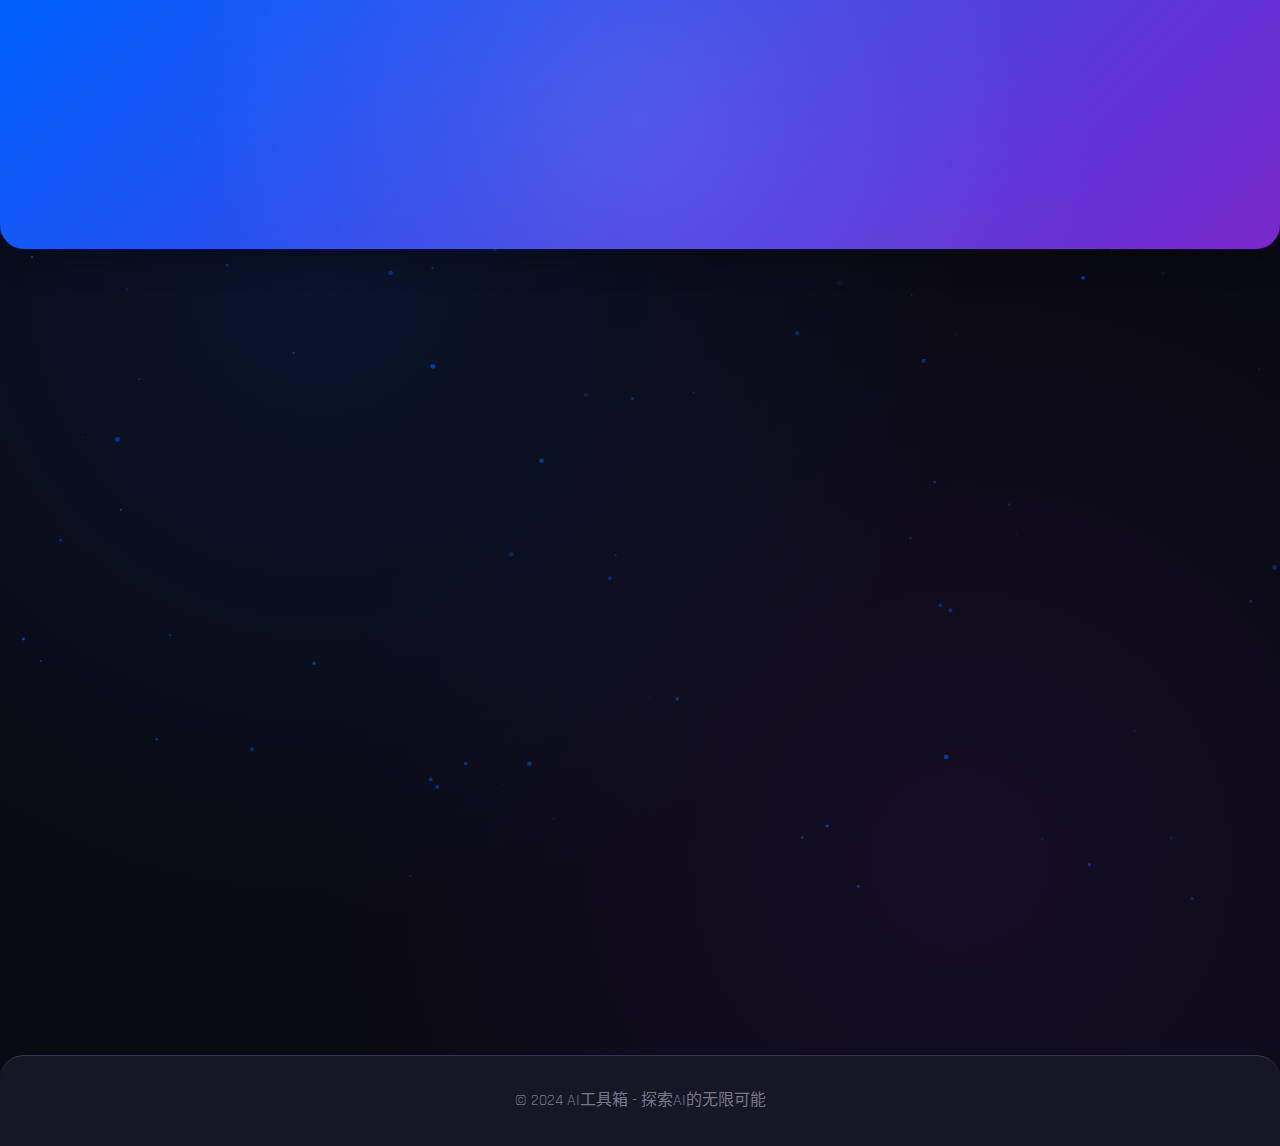
<file: index.html>
<!DOCTYPE html>
<html lang="zh-CN">
<head>
    <meta charset="UTF-8">
    <meta name="viewport" content="width=device-width, initial-scale=1.0">
    <title>ToolBox</title>
    <link rel="preconnect" href="https://fonts.googleapis.com">
    <link rel="preconnect" href="https://fonts.gstatic.com" crossorigin>
    <link href="https://fonts.googleapis.com/css2?family=Orbitron:wght@400;500;600;700;800;900&family=Rajdhani:wght@300;400;500;600;700&display=swap" rel="stylesheet">
    <link rel="stylesheet" href="style.css">
</head>
<body>
    <header>
        <h1>ToolBox</h1>
        <p>探索强大的AI工具，释放创造力</p>
        <div class="search-container">
            <input type="text" id="searchInput" placeholder="搜索工具...">
            <button onclick="searchTools()">搜索</button>
        </div>
    </header>
    
    <main>
        <div class="container">
            <div class="tools-grid" id="toolsGrid">
                <!-- 工具卡片将通过JavaScript动态生成 -->
            </div>
        </div>
    </main>
    
    <footer>
        <div class="container">
            <p>&copy; 2024 AI工具箱 - 探索AI的无限可能</p>
        </div>
    </footer>
    
    <script src="script.js"></script>
    <!-- 粒子效果脚本 -->
    <script>
        // 简单的粒子效果
        document.addEventListener('DOMContentLoaded', function() {
            const canvas = document.createElement('canvas');
            const ctx = canvas.getContext('2d');
            canvas.className = 'particle-canvas';
            document.body.appendChild(canvas);
            
            // 设置canvas大小
            function resizeCanvas() {
                canvas.width = window.innerWidth;
                canvas.height = window.innerHeight;
            }
            
            resizeCanvas();
            window.addEventListener('resize', resizeCanvas);
            
            // 粒子数组
            const particles = [];
            const particleCount = 100;
            
            // 创建粒子
            for (let i = 0; i < particleCount; i++) {
                particles.push({
                    x: Math.random() * canvas.width,
                    y: Math.random() * canvas.height,
                    size: Math.random() * 2 + 0.5,
                    speedX: Math.random() * 0.5 - 0.25,
                    speedY: Math.random() * 0.5 - 0.25,
                    opacity: Math.random() * 0.5 + 0.1
                });
            }
            
            // 动画循环
            function animate() {
                ctx.clearRect(0, 0, canvas.width, canvas.height);
                
                particles.forEach(particle => {
                    ctx.fillStyle = `rgba(0, 98, 255, ${particle.opacity})`;
                    ctx.beginPath();
                    ctx.arc(particle.x, particle.y, particle.size, 0, Math.PI * 2);
                    ctx.fill();
                    
                    // 更新粒子位置
                    particle.x += particle.speedX;
                    particle.y += particle.speedY;
                    
                    // 边界检查
                    if (particle.x < 0 || particle.x > canvas.width) {
                        particle.speedX *= -1;
                    }
                    if (particle.y < 0 || particle.y > canvas.height) {
                        particle.speedY *= -1;
                    }
                });
                
                requestAnimationFrame(animate);
            }
            
            animate();
        });
    </script>
</body>
</html>
</file>
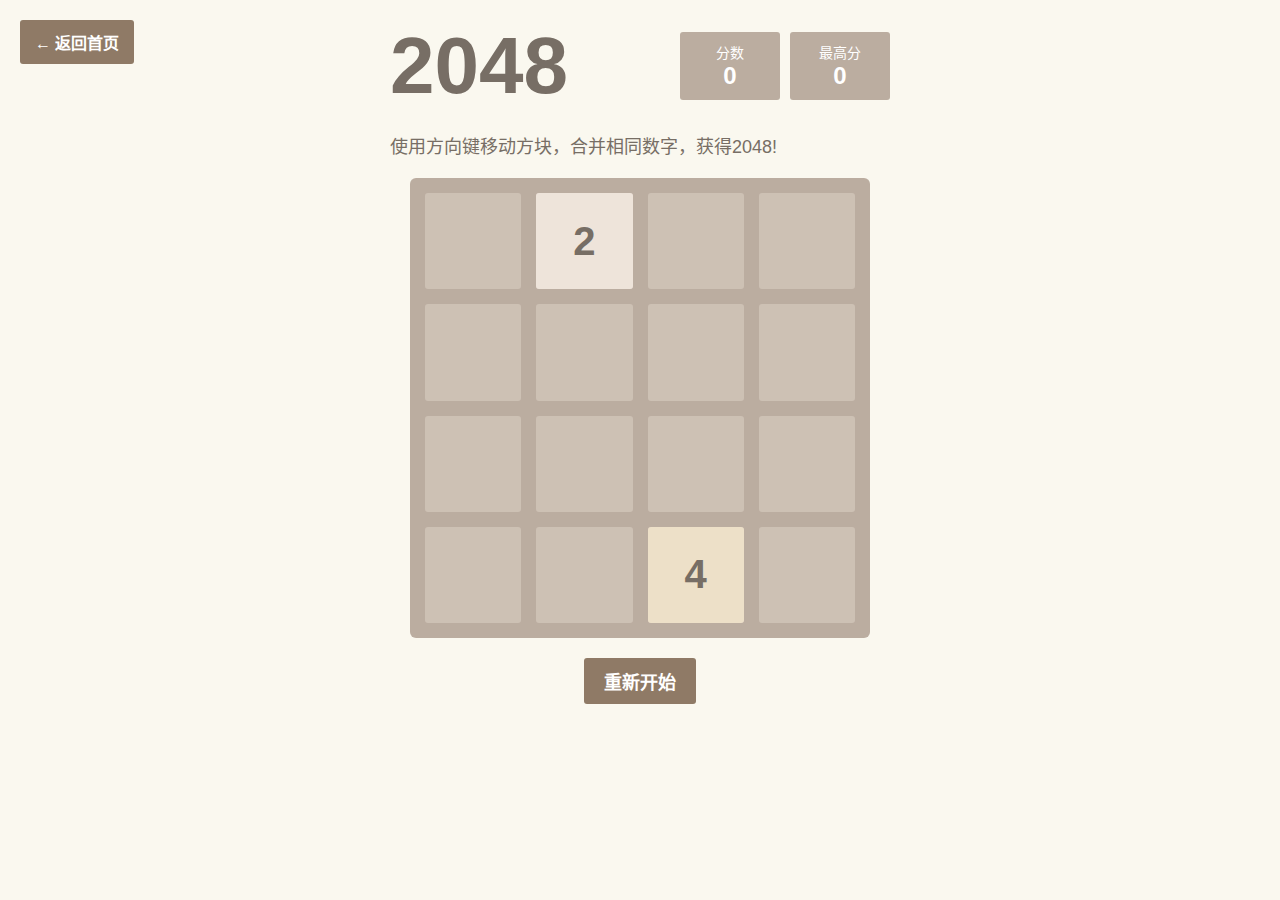
<file: tools/2048/index.html>
<!DOCTYPE html>
<html lang="zh-CN">
<head>
    <meta charset="UTF-8">
    <meta name="viewport" content="width=device-width, initial-scale=1.0">
    <title>2048游戏</title>
    <link rel="stylesheet" href="style.css">
</head>
<body>
    <a href="../../index.html" class="back-link">← 返回首页</a>
    <div class="container">
        <header>
            <h1>2048</h1>
            <div class="scores-container">
                <div class="score-box">
                    <div class="score-label">分数</div>
                    <div class="score-value" id="score">0</div>
                </div>
                <div class="score-box best-score">
                    <div class="score-label">最高分</div>
                    <div class="score-value" id="best-score">0</div>
                </div>
            </div>
        </header>
        <div class="game-intro">
            <p>使用方向键移动方块，合并相同数字，获得2048!</p>
        </div>
        <div class="game-container">
            <div class="game-message" id="game-message">
                <p></p>
                <button class="retry-button">再来一局</button>
            </div>
            <div class="grid-container">
                <div class="grid-row">
                    <div class="grid-cell"></div>
                    <div class="grid-cell"></div>
                    <div class="grid-cell"></div>
                    <div class="grid-cell"></div>
                </div>
                <div class="grid-row">
                    <div class="grid-cell"></div>
                    <div class="grid-cell"></div>
                    <div class="grid-cell"></div>
                    <div class="grid-cell"></div>
                </div>
                <div class="grid-row">
                    <div class="grid-cell"></div>
                    <div class="grid-cell"></div>
                    <div class="grid-cell"></div>
                    <div class="grid-cell"></div>
                </div>
                <div class="grid-row">
                    <div class="grid-cell"></div>
                    <div class="grid-cell"></div>
                    <div class="grid-cell"></div>
                    <div class="grid-cell"></div>
                </div>
            </div>
            <div class="tile-container" id="tile-container"></div>
        </div>
        <div class="game-controls">
            <button class="restart-button" id="restart-button">重新开始</button>
        </div>
    </div>
    <script src="script.js"></script>
</body>
</html>
</file>
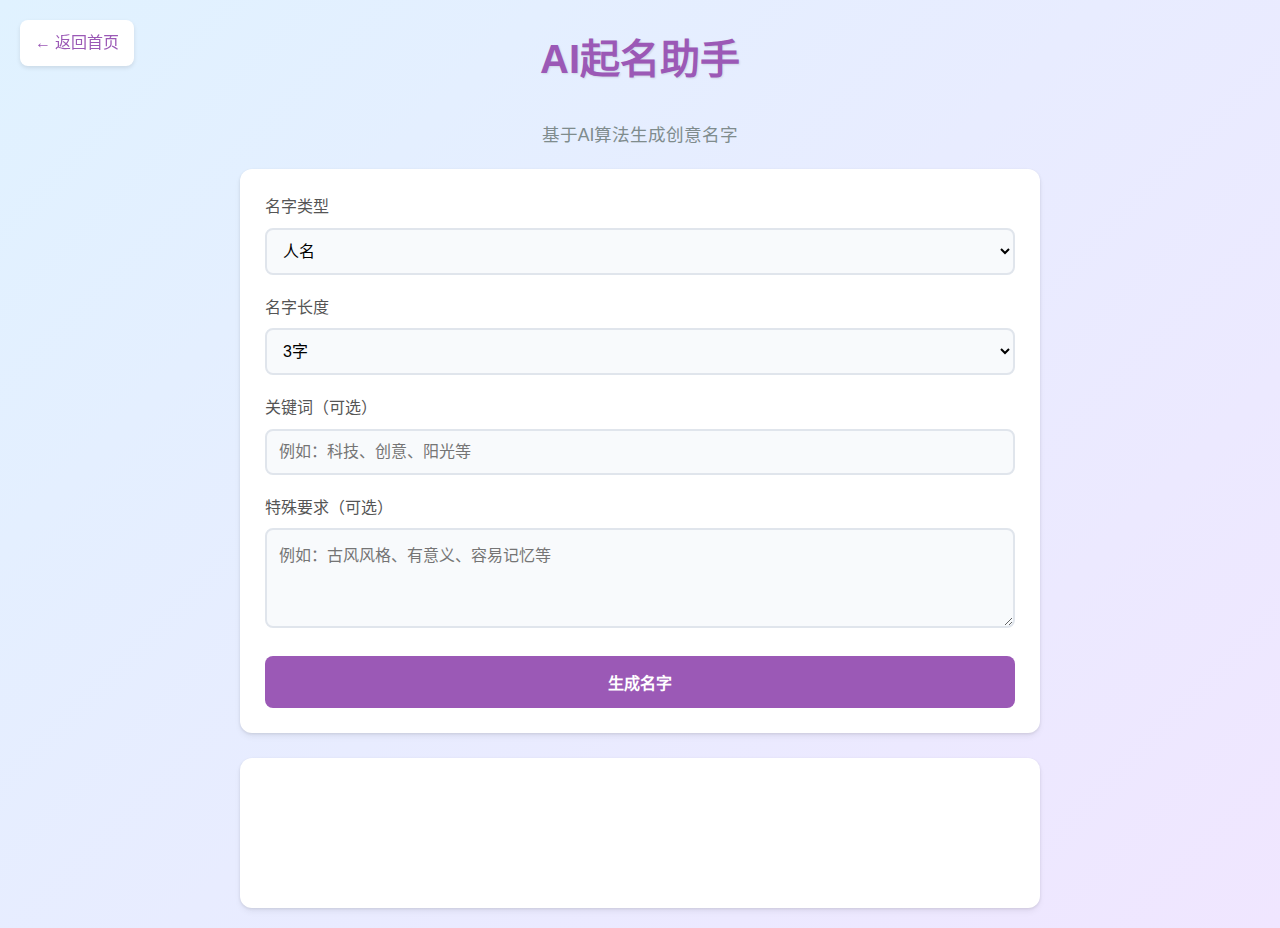
<file: tools/ai-namer/index.html>
<!DOCTYPE html>
<html lang="zh-CN">
<head>
    <meta charset="UTF-8">
    <meta name="viewport" content="width=device-width, initial-scale=1.0">
    <title>AI起名助手</title>
    <style>
        body {
            max-width: 800px;
            margin: 20px auto;
            padding: 0 20px;
            font-family: -apple-system, BlinkMacSystemFont, 'Segoe UI', Roboto, Oxygen, Ubuntu, Cantarell, sans-serif;
            background-color: #f5f7fa;
            background-image: linear-gradient(135deg, #e0f2ff 0%, #f0e6ff 100%);
            color: #2c3e50;
            line-height: 1.6;
        }
        h1 {
            text-align: center;
            color: #9b59b6;
            margin-bottom: 30px;
            font-weight: 600;
            font-size: 2.5em;
            text-shadow: 1px 1px 2px rgba(0,0,0,0.1);
        }
        .input-container {
            background-color: white;
            padding: 25px;
            border-radius: 12px;
            box-shadow: 0 4px 6px rgba(0,0,0,0.05), 0 1px 3px rgba(0,0,0,0.1);
            margin-bottom: 25px;
            transition: transform 0.2s ease, box-shadow 0.2s ease;
        }
        .input-container:hover {
            transform: translateY(-2px);
            box-shadow: 0 6px 12px rgba(0,0,0,0.08), 0 2px 4px rgba(0,0,0,0.12);
        }
        .form-group {
            margin-bottom: 20px;
        }
        label {
            display: block;
            margin-bottom: 8px;
            font-weight: 500;
            color: #555;
        }
        select, input[type="text"], textarea {
            width: 100%;
            padding: 12px;
            border: 2px solid #e0e5ec;
            border-radius: 8px;
            font-size: 16px;
            transition: border-color 0.3s ease, box-shadow 0.3s ease;
            background-color: #f8fafc;
            box-sizing: border-box;
        }
        select:focus, input[type="text"]:focus, textarea:focus {
            outline: none;
            border-color: #9b59b6;
            box-shadow: 0 0 0 3px rgba(155, 89, 182, 0.2);
        }
        textarea {
            resize: vertical;
            min-height: 100px;
        }
        button {
            width: 100%;
            padding: 14px;
            background-color: #9b59b6;
            color: white;
            border: none;
            border-radius: 8px;
            cursor: pointer;
            font-size: 16px;
            font-weight: 600;
            transition: all 0.3s ease;
            position: relative;
            overflow: hidden;
        }
        button:hover {
            background-color: #8e44ad;
            transform: translateY(-1px);
            box-shadow: 0 4px 8px rgba(0,0,0,0.1);
        }
        button:active {
            transform: translateY(0);
        }
        button:disabled {
            background-color: #bdc3c7;
            cursor: not-allowed;
            transform: none;
            box-shadow: none;
        }
        #result {
            background-color: white;
            padding: 25px;
            border-radius: 12px;
            box-shadow: 0 4px 6px rgba(0,0,0,0.05), 0 1px 3px rgba(0,0,0,0.1);
            min-height: 100px;
            transition: all 0.3s ease;
        }
        .loading {
            text-align: center;
            color: #7f8c8d;
            font-size: 1.1em;
            padding: 20px;
            animation: pulse 1.5s infinite;
        }
        @keyframes pulse {
            0% { opacity: 0.6; }
            50% { opacity: 1; }
            100% { opacity: 0.6; }
        }
        .error {
            color: #e74c3c;
            padding: 15px;
            border-radius: 8px;
            background-color: #fdf0ed;
            border-left: 4px solid #e74c3c;
            margin: 10px 0;
        }
        .name-list {
            margin-top: 20px;
        }
        .name-item {
            background-color: #f8f9fa;
            padding: 12px 16px;
            border-radius: 8px;
            margin-bottom: 10px;
            border: 1px solid #e9ecef;
            transition: all 0.2s ease;
            display: flex;
            justify-content: space-between;
            align-items: center;
        }
        .name-item:hover {
            background-color: #f0f4f8;
            border-color: #9b59b6;
        }
        .copy-btn {
            background-color: transparent;
            border: 1px solid #9b59b6;
            color: #9b59b6;
            padding: 4px 10px;
            border-radius: 4px;
            cursor: pointer;
            font-size: 12px;
            transition: all 0.2s ease;
        }
        .copy-btn:hover {
            background-color: #9b59b6;
            color: white;
        }
        .back-link {
            position: fixed;
            top: 20px;
            left: 20px;
            background-color: white;
            padding: 10px 15px;
            border-radius: 8px;
            box-shadow: 0 2px 4px rgba(0,0,0,0.1);
            text-decoration: none;
            color: #9b59b6;
            font-weight: 500;
            transition: all 0.3s ease;
        }
        .back-link:hover {
            background-color: #f7fbfe;
            transform: translateY(-2px);
        }
    </style>
</head>
<body>
    <a href="../../index.html" class="back-link">← 返回首页</a>
    <h1>AI起名助手</h1>
    <p style="text-align: center; color: #7f8c8d; margin-bottom: 20px; font-size: 1.1em;">基于AI算法生成创意名字</p>
    
    <div class="input-container">
        <div class="form-group">
            <label for="nameType">名字类型</label>
            <select id="nameType">
                <option value="person">人名</option>
                <option value="company">公司名</option>
                <option value="product">产品名</option>
                <option value="pet">宠物名</option>
                <option value="other">其他</option>
            </select>
        </div>
        
        <div class="form-group">
            <label for="nameLength">名字长度</label>
            <select id="nameLength">
                <option value="2">2字</option>
                <option value="3" selected>3字</option>
                <option value="4">4字</option>
                <option value="5+">5字以上</option>
            </select>
        </div>
        
        <div class="form-group">
            <label for="keywords">关键词（可选）</label>
            <input type="text" id="keywords" placeholder="例如：科技、创意、阳光等">
        </div>
        
        <div class="form-group">
            <label for="requirements">特殊要求（可选）</label>
            <textarea id="requirements" placeholder="例如：古风风格、有意义、容易记忆等"></textarea>
        </div>
        
        <button onclick="generateNames()" id="generateBtn">生成名字</button>
    </div>
    
    <div id="result"></div>

    <script>
        async function generateNames() {
            const nameType = document.getElementById('nameType').value;
            const nameLength = document.getElementById('nameLength').value;
            const keywords = document.getElementById('keywords').value;
            const requirements = document.getElementById('requirements').value;
            const resultDiv = document.getElementById('result');
            const generateBtn = document.getElementById('generateBtn');
            
            generateBtn.disabled = true;
            resultDiv.innerHTML = '<div class="loading">正在生成名字，请稍候...</div>';
            
            try {
                // 构建请求内容
                let prompt = `请为我生成${nameLength}字的${getTypeName(nameType)}`;
                if (keywords) {
                    prompt += `，包含关键词：${keywords}`;
                }
                if (requirements) {
                    prompt += `，要求：${requirements}`;
                }
                prompt += `。请生成10个名字，每个名字占一行。`;

                const response = await fetch('https://api.coze.cn/v3/chat', {
                    method: 'POST',
                    headers: {
                        'Authorization': 'Bearer pat_czCrM3HCXzMkHqvTx1oGLM40masX8cdfuZ7CfRKV15cWIpKp6FHZm3ekcFMzML04',
                        'Content-Type': 'application/json'
                    },
                    body: JSON.stringify({
                        bot_id: '7478584611401416743',
                        user_id: '123456789',
                        stream: true,
                        auto_save_history: true,
                        additional_messages: [
                            {
                                role: 'user',
                                content: prompt,
                                content_type: 'text'
                            }
                        ]
                    })
                });

                if (!response.ok) {
                    throw new Error(`HTTP error! status: ${response.status}`);
                }

                const reader = response.body.getReader();
                const decoder = new TextDecoder();
                let buffer = '';
                let fullContent = '';

                while (true) {
                    const {value, done} = await reader.read();
                    if (done) break;
                    
                    buffer += decoder.decode(value);
                    const events = buffer.split('\n\n');
                    buffer = events.pop() || '';

                    for (const event of events) {
                        if (!event.trim()) continue;
                        
                        const lines = event.split('\n');
                        const eventType = lines[0].slice(6);
                        const jsonData = lines[1].slice(5);

                        if (eventType === 'conversation.message.delta') {
                            try {
                                const data = JSON.parse(jsonData);
                                if (data.content) {
                                    fullContent += data.content;
                                    // 实时更新显示
                                    resultDiv.innerHTML = `<h3>生成的名字</h3><div class="name-list">${formatNames(fullContent)}</div>`;
                                }
                            } catch (e) {
                                console.error('JSON解析错误:', e);
                            }
                        }
                    }
                }

                // 最终处理结果
                resultDiv.innerHTML = `<h3>生成的名字</h3><div class="name-list">${formatNames(fullContent)}</div>`;
            } catch (error) {
                resultDiv.innerHTML = `<div class="error">错误: ${error.message}</div>`;
                console.error('Error:', error);
            } finally {
                generateBtn.disabled = false;
            }
        }
        
        function getTypeName(type) {
            const typeMap = {
                person: '人名',
                company: '公司名',
                product: '产品名',
                pet: '宠物名',
                other: '其他名字'
            };
            return typeMap[type] || '名字';
        }
        
        function formatNames(content) {
            // 将文本按行分割，生成名字列表
            const names = content.split('\n').filter(name => name.trim());
            return names.map(name => `
                <div class="name-item">
                    <span>${name.trim()}</span>
                    <button class="copy-btn" onclick="copyToClipboard('${name.trim()}')">复制</button>
                </div>
            `).join('');
        }
        
        function copyToClipboard(text) {
            navigator.clipboard.writeText(text).then(() => {
                alert('已复制到剪贴板！');
            }).catch(err => {
                console.error('复制失败:', err);
            });
        }
    </script>
</body>
</html>
</file>
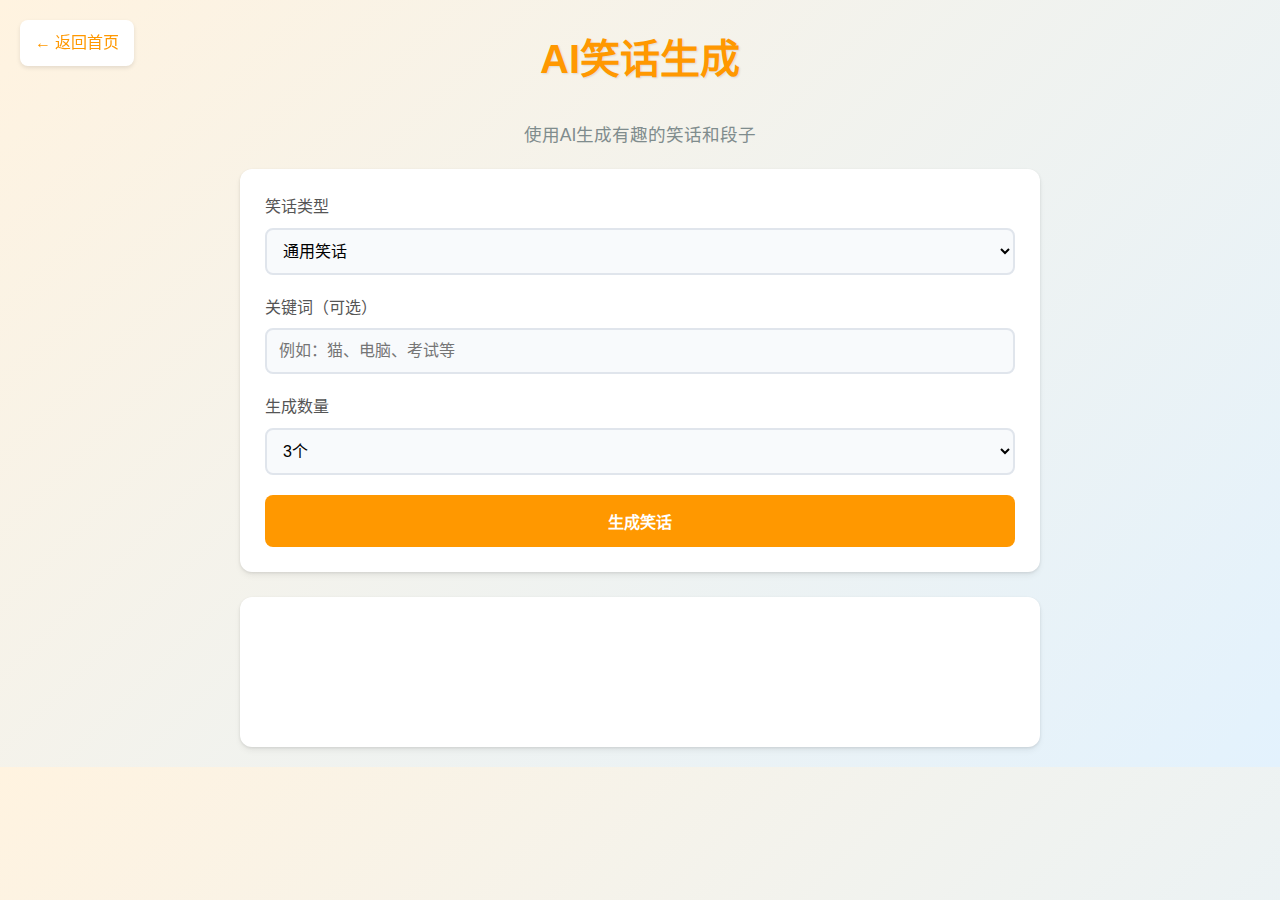
<file: tools/joke-generator/index.html>
<!DOCTYPE html>
<html lang="zh-CN">
<head>
    <meta charset="UTF-8">
    <meta name="viewport" content="width=device-width, initial-scale=1.0">
    <title>AI笑话生成</title>
    <style>
        body {
            max-width: 800px;
            margin: 20px auto;
            padding: 0 20px;
            font-family: -apple-system, BlinkMacSystemFont, 'Segoe UI', Roboto, Oxygen, Ubuntu, Cantarell, sans-serif;
            background-color: #f5f7fa;
            background-image: linear-gradient(135deg, #fff3e0 0%, #e3f2fd 100%);
            color: #2c3e50;
            line-height: 1.6;
        }
        h1 {
            text-align: center;
            color: #ff9800;
            margin-bottom: 30px;
            font-weight: 600;
            font-size: 2.5em;
            text-shadow: 1px 1px 2px rgba(0,0,0,0.1);
        }
        .input-container {
            background-color: white;
            padding: 25px;
            border-radius: 12px;
            box-shadow: 0 4px 6px rgba(0,0,0,0.05), 0 1px 3px rgba(0,0,0,0.1);
            margin-bottom: 25px;
            transition: transform 0.2s ease, box-shadow 0.2s ease;
        }
        .input-container:hover {
            transform: translateY(-2px);
            box-shadow: 0 6px 12px rgba(0,0,0,0.08), 0 2px 4px rgba(0,0,0,0.12);
        }
        .form-group {
            margin-bottom: 20px;
        }
        label {
            display: block;
            margin-bottom: 8px;
            font-weight: 500;
            color: #555;
        }
        select, input[type="text"], textarea {
            width: 100%;
            padding: 12px;
            border: 2px solid #e0e5ec;
            border-radius: 8px;
            font-size: 16px;
            transition: border-color 0.3s ease, box-shadow 0.3s ease;
            background-color: #f8fafc;
            box-sizing: border-box;
        }
        select:focus, input[type="text"]:focus, textarea:focus {
            outline: none;
            border-color: #ff9800;
            box-shadow: 0 0 0 3px rgba(255, 152, 0, 0.2);
        }
        button {
            width: 100%;
            padding: 14px;
            background-color: #ff9800;
            color: white;
            border: none;
            border-radius: 8px;
            cursor: pointer;
            font-size: 16px;
            font-weight: 600;
            transition: all 0.3s ease;
            position: relative;
            overflow: hidden;
        }
        button:hover {
            background-color: #f57c00;
            transform: translateY(-1px);
            box-shadow: 0 4px 8px rgba(0,0,0,0.1);
        }
        button:active {
            transform: translateY(0);
        }
        button:disabled {
            background-color: #bdc3c7;
            cursor: not-allowed;
            transform: none;
            box-shadow: none;
        }
        #result {
            background-color: white;
            padding: 25px;
            border-radius: 12px;
            box-shadow: 0 4px 6px rgba(0,0,0,0.05), 0 1px 3px rgba(0,0,0,0.1);
            min-height: 100px;
            transition: all 0.3s ease;
        }
        .loading {
            text-align: center;
            color: #7f8c8d;
            font-size: 1.1em;
            padding: 20px;
            animation: pulse 1.5s infinite;
        }
        @keyframes pulse {
            0% { opacity: 0.6; }
            50% { opacity: 1; }
            100% { opacity: 0.6; }
        }
        .error {
            color: #e74c3c;
            padding: 15px;
            border-radius: 8px;
            background-color: #fdf0ed;
            border-left: 4px solid #e74c3c;
            margin: 10px 0;
        }
        .joke-container {
            margin-top: 20px;
        }
        .joke-item {
            background-color: #fff3e0;
            padding: 20px;
            border-radius: 12px;
            margin-bottom: 15px;
            border: 1px solid #ffcc80;
            transition: all 0.3s ease;
            position: relative;
        }
        .joke-item:hover {
            background-color: #ffe0b2;
            transform: translateY(-2px);
            box-shadow: 0 4px 8px rgba(0,0,0,0.1);
        }
        .joke-content {
            font-size: 16px;
            line-height: 1.6;
            margin-bottom: 10px;
        }
        .joke-type {
            font-size: 12px;
            color: #ff9800;
            font-weight: 600;
            text-transform: uppercase;
            letter-spacing: 0.5px;
        }
        .laugh-btn {
            background-color: transparent;
            border: 1px solid #ff9800;
            color: #ff9800;
            padding: 6px 12px;
            border-radius: 20px;
            cursor: pointer;
            font-size: 14px;
            transition: all 0.2s ease;
            margin-top: 10px;
        }
        .laugh-btn:hover {
            background-color: #ff9800;
            color: white;
        }
        .back-link {
            position: fixed;
            top: 20px;
            left: 20px;
            background-color: white;
            padding: 10px 15px;
            border-radius: 8px;
            box-shadow: 0 2px 4px rgba(0,0,0,0.1);
            text-decoration: none;
            color: #ff9800;
            font-weight: 500;
            transition: all 0.3s ease;
        }
        .back-link:hover {
            background-color: #f7fbfe;
            transform: translateY(-2px);
        }
    </style>
</head>
<body>
    <a href="../../index.html" class="back-link">← 返回首页</a>
    <h1>AI笑话生成</h1>
    <p style="text-align: center; color: #7f8c8d; margin-bottom: 20px; font-size: 1.1em;">使用AI生成有趣的笑话和段子</p>
    
    <div class="input-container">
        <div class="form-group">
            <label for="jokeType">笑话类型</label>
            <select id="jokeType">
                <option value="general">通用笑话</option>
                <option value="dad">爸爸笑话</option>
                <option value="pun">谐音梗</option>
                <option value="tech">科技笑话</option>
                <option value="animal">动物笑话</option>
                <option value="school">校园笑话</option>
            </select>
        </div>
        
        <div class="form-group">
            <label for="keywords">关键词（可选）</label>
            <input type="text" id="keywords" placeholder="例如：猫、电脑、考试等">
        </div>
        
        <div class="form-group">
            <label for="jokeCount">生成数量</label>
            <select id="jokeCount">
                <option value="1">1个</option>
                <option value="3" selected>3个</option>
                <option value="5">5个</option>
            </select>
        </div>
        
        <button onclick="generateJokes()" id="generateBtn">生成笑话</button>
    </div>
    
    <div id="result"></div>

    <script>
        async function generateJokes() {
            const jokeType = document.getElementById('jokeType').value;
            const keywords = document.getElementById('keywords').value;
            const jokeCount = parseInt(document.getElementById('jokeCount').value);
            const resultDiv = document.getElementById('result');
            const generateBtn = document.getElementById('generateBtn');
            
            generateBtn.disabled = true;
            resultDiv.innerHTML = '<div class="loading">正在生成笑话，请稍候...</div>';
            
            try {
                // 构建请求内容
                let prompt = `请为我生成${jokeCount}个${getJokeTypeName(jokeType)}笑话`;
                if (keywords) {
                    prompt += `，包含关键词：${keywords}`;
                }
                prompt += `。请每个笑话占一行，不要添加任何序号或前缀。`;

                const response = await fetch('https://api.coze.cn/v3/chat', {
                    method: 'POST',
                    headers: {
                        'Authorization': 'Bearer pat_czCrM3HCXzMkHqvTx1oGLM40masX8cdfuZ7CfRKV15cWIpKp6FHZm3ekcFMzML04',
                        'Content-Type': 'application/json'
                    },
                    body: JSON.stringify({
                        bot_id: '7478584611401416743',
                        user_id: '123456789',
                        stream: true,
                        auto_save_history: true,
                        additional_messages: [
                            {
                                role: 'user',
                                content: prompt,
                                content_type: 'text'
                            }
                        ]
                    })
                });

                if (!response.ok) {
                    throw new Error(`HTTP error! status: ${response.status}`);
                }

                const reader = response.body.getReader();
                const decoder = new TextDecoder();
                let buffer = '';
                let fullContent = '';

                while (true) {
                    const {value, done} = await reader.read();
                    if (done) break;
                    
                    buffer += decoder.decode(value);
                    const events = buffer.split('\n\n');
                    buffer = events.pop() || '';

                    for (const event of events) {
                        if (!event.trim()) continue;
                        
                        const lines = event.split('\n');
                        const eventType = lines[0].slice(6);
                        const jsonData = lines[1].slice(5);

                        if (eventType === 'conversation.message.delta') {
                            try {
                                const data = JSON.parse(jsonData);
                                if (data.content) {
                                    fullContent += data.content;
                                    // 实时更新显示
                                    resultDiv.innerHTML = formatJokes(fullContent, jokeType);
                                }
                            } catch (e) {
                                console.error('JSON解析错误:', e);
                            }
                        }
                    }
                }

                // 最终处理结果
                resultDiv.innerHTML = formatJokes(fullContent, jokeType);
            } catch (error) {
                resultDiv.innerHTML = `<div class="error">错误: ${error.message}</div>`;
                console.error('Error:', error);
            } finally {
                generateBtn.disabled = false;
            }
        }
        
        function getJokeTypeName(type) {
            const typeMap = {
                general: '通用',
                dad: '爸爸',
                pun: '谐音梗',
                tech: '科技',
                animal: '动物',
                school: '校园'
            };
            return typeMap[type] || '通用';
        }
        
        function formatJokes(content, type) {
            // 将文本按行分割，生成笑话列表
            const jokes = content.split('\n').filter(joke => joke.trim());
            return `
                <h3>生成的笑话</h3>
                <div class="joke-container">
                    ${jokes.map(joke => `
                        <div class="joke-item">
                            <div class="joke-content">${joke.trim()}</div>
                            <div class="joke-type">${getJokeTypeName(type)}</div>
                            <button class="laugh-btn" onclick="laugh(this)">😂 好笑</button>
                        </div>
                    `).join('')}
                </div>
            `;
        }
        
        function laugh(button) {
            button.innerHTML = '😂😂😂 很好笑！';
            button.style.backgroundColor = '#ff9800';
            button.style.color = 'white';
        }
    </script>
</body>
</html>
</file>
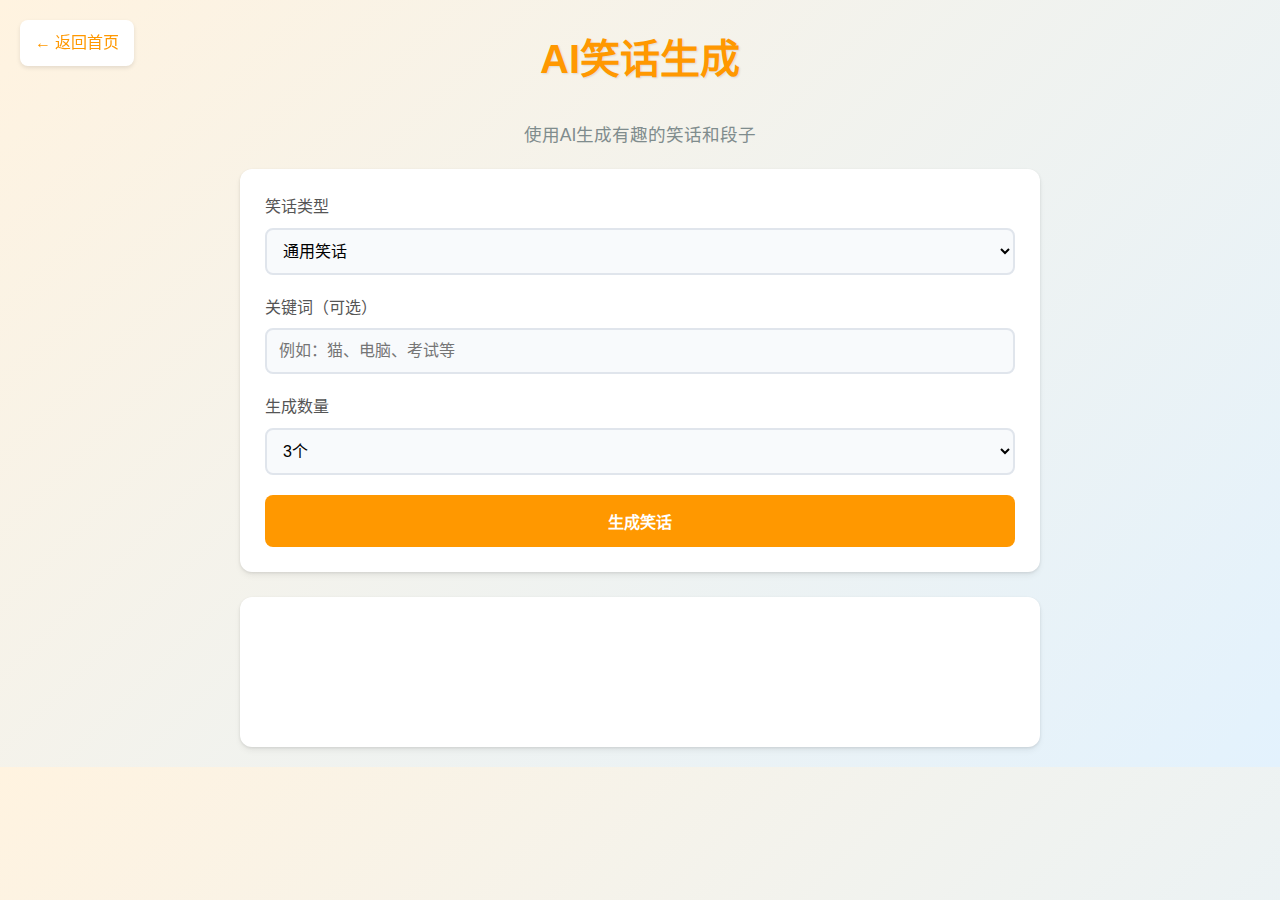
<file: tools/joke-generator002/index.html>
<!DOCTYPE html>
<html lang="zh-CN">
<head>
    <meta charset="UTF-8">
    <meta name="viewport" content="width=device-width, initial-scale=1.0">
    <title>AI笑话生成</title>
    <style>
        body {
            max-width: 800px;
            margin: 20px auto;
            padding: 0 20px;
            font-family: -apple-system, BlinkMacSystemFont, 'Segoe UI', Roboto, Oxygen, Ubuntu, Cantarell, sans-serif;
            background-color: #f5f7fa;
            background-image: linear-gradient(135deg, #fff3e0 0%, #e3f2fd 100%);
            color: #2c3e50;
            line-height: 1.6;
        }
        h1 {
            text-align: center;
            color: #ff9800;
            margin-bottom: 30px;
            font-weight: 600;
            font-size: 2.5em;
            text-shadow: 1px 1px 2px rgba(0,0,0,0.1);
        }
        .input-container {
            background-color: white;
            padding: 25px;
            border-radius: 12px;
            box-shadow: 0 4px 6px rgba(0,0,0,0.05), 0 1px 3px rgba(0,0,0,0.1);
            margin-bottom: 25px;
            transition: transform 0.2s ease, box-shadow 0.2s ease;
        }
        .input-container:hover {
            transform: translateY(-2px);
            box-shadow: 0 6px 12px rgba(0,0,0,0.08), 0 2px 4px rgba(0,0,0,0.12);
        }
        .form-group {
            margin-bottom: 20px;
        }
        label {
            display: block;
            margin-bottom: 8px;
            font-weight: 500;
            color: #555;
        }
        select, input[type="text"], textarea {
            width: 100%;
            padding: 12px;
            border: 2px solid #e0e5ec;
            border-radius: 8px;
            font-size: 16px;
            transition: border-color 0.3s ease, box-shadow 0.3s ease;
            background-color: #f8fafc;
            box-sizing: border-box;
        }
        select:focus, input[type="text"]:focus, textarea:focus {
            outline: none;
            border-color: #ff9800;
            box-shadow: 0 0 0 3px rgba(255, 152, 0, 0.2);
        }
        button {
            width: 100%;
            padding: 14px;
            background-color: #ff9800;
            color: white;
            border: none;
            border-radius: 8px;
            cursor: pointer;
            font-size: 16px;
            font-weight: 600;
            transition: all 0.3s ease;
            position: relative;
            overflow: hidden;
        }
        button:hover {
            background-color: #f57c00;
            transform: translateY(-1px);
            box-shadow: 0 4px 8px rgba(0,0,0,0.1);
        }
        button:active {
            transform: translateY(0);
        }
        button:disabled {
            background-color: #bdc3c7;
            cursor: not-allowed;
            transform: none;
            box-shadow: none;
        }
        #result {
            background-color: white;
            padding: 25px;
            border-radius: 12px;
            box-shadow: 0 4px 6px rgba(0,0,0,0.05), 0 1px 3px rgba(0,0,0,0.1);
            min-height: 100px;
            transition: all 0.3s ease;
        }
        .loading {
            text-align: center;
            color: #7f8c8d;
            font-size: 1.1em;
            padding: 20px;
            animation: pulse 1.5s infinite;
        }
        @keyframes pulse {
            0% { opacity: 0.6; }
            50% { opacity: 1; }
            100% { opacity: 0.6; }
        }
        .error {
            color: #e74c3c;
            padding: 15px;
            border-radius: 8px;
            background-color: #fdf0ed;
            border-left: 4px solid #e74c3c;
            margin: 10px 0;
        }
        .joke-container {
            margin-top: 20px;
        }
        .joke-item {
            background-color: #fff3e0;
            padding: 20px;
            border-radius: 12px;
            margin-bottom: 15px;
            border: 1px solid #ffcc80;
            transition: all 0.3s ease;
            position: relative;
        }
        .joke-item:hover {
            background-color: #ffe0b2;
            transform: translateY(-2px);
            box-shadow: 0 4px 8px rgba(0,0,0,0.1);
        }
        .joke-content {
            font-size: 16px;
            line-height: 1.6;
            margin-bottom: 10px;
        }
        .joke-type {
            font-size: 12px;
            color: #ff9800;
            font-weight: 600;
            text-transform: uppercase;
            letter-spacing: 0.5px;
        }
        .laugh-btn {
            background-color: transparent;
            border: 1px solid #ff9800;
            color: #ff9800;
            padding: 6px 12px;
            border-radius: 20px;
            cursor: pointer;
            font-size: 14px;
            transition: all 0.2s ease;
            margin-top: 10px;
        }
        .laugh-btn:hover {
            background-color: #ff9800;
            color: white;
        }
        .back-link {
            position: fixed;
            top: 20px;
            left: 20px;
            background-color: white;
            padding: 10px 15px;
            border-radius: 8px;
            box-shadow: 0 2px 4px rgba(0,0,0,0.1);
            text-decoration: none;
            color: #ff9800;
            font-weight: 500;
            transition: all 0.3s ease;
        }
        .back-link:hover {
            background-color: #f7fbfe;
            transform: translateY(-2px);
        }
    </style>
</head>
<body>
    <a href="../../index.html" class="back-link">← 返回首页</a>
    <h1>AI笑话生成</h1>
    <p style="text-align: center; color: #7f8c8d; margin-bottom: 20px; font-size: 1.1em;">使用AI生成有趣的笑话和段子</p>
    
    <div class="input-container">
        <div class="form-group">
            <label for="jokeType">笑话类型</label>
            <select id="jokeType">
                <option value="general">通用笑话</option>
                <option value="dad">爸爸笑话</option>
                <option value="pun">谐音梗</option>
                <option value="tech">科技笑话</option>
                <option value="animal">动物笑话</option>
                <option value="school">校园笑话</option>
            </select>
        </div>
        
        <div class="form-group">
            <label for="keywords">关键词（可选）</label>
            <input type="text" id="keywords" placeholder="例如：猫、电脑、考试等">
        </div>
        
        <div class="form-group">
            <label for="jokeCount">生成数量</label>
            <select id="jokeCount">
                <option value="1">1个</option>
                <option value="3" selected>3个</option>
                <option value="5">5个</option>
            </select>
        </div>
        
        <button onclick="generateJokes()" id="generateBtn">生成笑话</button>
    </div>
    
    <div id="result"></div>

    <script>
        async function generateJokes() {
            const jokeType = document.getElementById('jokeType').value;
            const keywords = document.getElementById('keywords').value;
            const jokeCount = parseInt(document.getElementById('jokeCount').value);
            const resultDiv = document.getElementById('result');
            const generateBtn = document.getElementById('generateBtn');
            
            generateBtn.disabled = true;
            resultDiv.innerHTML = '<div class="loading">正在生成笑话，请稍候...</div>';
            
            try {
                // 模拟AI生成笑话的过程
                await new Promise(resolve => setTimeout(resolve, 1500));
                
                // 生成示例笑话
                const jokes = generateSampleJokes(jokeType, keywords, jokeCount);
                
                // 显示结果
                resultDiv.innerHTML = `
                    <h3>生成的笑话</h3>
                    <div class="joke-container">
                        ${jokes.map(joke => `
                            <div class="joke-item">
                                <div class="joke-content">${joke.content}</div>
                                <div class="joke-type">${joke.type}</div>
                                <button class="laugh-btn" onclick="laugh(this)">😂 好笑</button>
                            </div>
                        `).join('')}
                    </div>
                `;
            } catch (error) {
                resultDiv.innerHTML = `<div class="error">错误: ${error.message}</div>`;
                console.error('Error:', error);
            } finally {
                generateBtn.disabled = false;
            }
        }
        
        function generateSampleJokes(type, keywords, count) {
            const jokeDatabase = {
                general: [
                    "为什么科学家不相信原子？因为它们构成了一切！",
                    "为什么数学书看起来很伤心？因为它有太多问题。",
                    "为什么稻草人赢得了诺贝尔奖？因为他在他的领域里很出色！",
                    "为什么大海是咸的？因为里面有这么多的波浪（泪）。",
                    "为什么电脑永远不会感冒？因为它有防火墙！"
                ],
                dad: [
                    "我告诉我的妻子她应该把画挂直。她说：“但是它看起来很好。”我回答：“不，它看起来歪了。”然后我意识到我娶了一个艺术评论家。",
                    "为什么骨架不喜欢打架？因为他们没有胆量。",
                    "我问我的儿子：“你知道为什么你不应该在树林里和树木争论吗？”他说不知道。我说：“因为它们总是坚持自己的立场。”",
                    "为什么自行车不能自己站起来？因为它太累了。",
                    "我告诉我的女儿我发明了一种新的手表。她说：“什么样子的？”我说：“它可以告诉你时间和日期，还可以当指南针用。”她问：“那它叫什么？”我说：“它叫‘时间和地点’。”"
                ],
                pun: [
                    "为什么蜜蜂总是有很多朋友？因为它们很善于社交（social，发音类似“蜂群”）。",
                    "为什么铅笔不擅长考试？因为它们总是在纸上做标记（mark，也有“分数”的意思）。",
                    "为什么面包师总是很开心？因为他们每天都在揉面（knead，发音类似“need”）。",
                    "为什么灯泡喜欢读书？因为它想变得更亮（bright，也有“聪明”的意思）。",
                    "为什么鱼不喜欢打篮球？因为它们怕被网住（net，也有“篮网”的意思）。"
                ],
                tech: [
                    "为什么程序员总是混淆圣诞节和万圣节？因为 Oct 31 == Dec 25（八进制31等于十进制25）。",
                    "为什么电脑会感冒？因为它有太多的窗口（windows）开着。",
                    "为什么程序员不喜欢大自然？因为它有太多的虫子（bugs）。",
                    "为什么软件工程师喜欢登山？因为他们喜欢挑战高峰（peaks，发音类似“peaks”）。",
                    "为什么电脑永远不会饥饿？因为它有一个硬盘（hard drive，发音类似“hard to drive”）。"
                ],
                animal: [
                    "为什么猫不喜欢上网？因为它们害怕鼠标。",
                    "为什么狗喜欢计算机？因为它们喜欢追鼠标。",
                    "为什么鸟不喜欢电子邮件？因为它们更喜欢叽叽喳喳。",
                    "为什么鱼不喜欢手机？因为它们怕被钓（hooked，也有“迷上”的意思）。",
                    "为什么松鼠喜欢坚果？因为它们是坚果专家。"
                ],
                school: [
                    "为什么学生不喜欢数学？因为它有太多的问题。",
                    "为什么老师喜欢书？因为它们有很多故事。",
                    "为什么学生喜欢假期？因为他们可以放松。",
                    "为什么图书馆总是很安静？因为大家都在读书。",
                    "为什么学生不喜欢考试？因为它们压力很大。"
                ]
            };
            
            const jokes = jokeDatabase[type] || jokeDatabase.general;
            const result = [];
            
            for (let i = 0; i < jokeCount; i++) {
                const randomJoke = jokes[Math.floor(Math.random() * jokes.length)];
                result.push({
                    content: randomJoke,
                    type: type === 'general' ? '通用' : 
                          type === 'dad' ? '爸爸笑话' : 
                          type === 'pun' ? '谐音梗' : 
                          type === 'tech' ? '科技' : 
                          type === 'animal' ? '动物' : '校园'
                });
            }
            
            return result;
        }
        
        function laugh(button) {
            button.innerHTML = '😂😂😂 很好笑！';
            button.style.backgroundColor = '#ff9800';
            button.style.color = 'white';
        }
    </script>
</body>
</html>
</file>
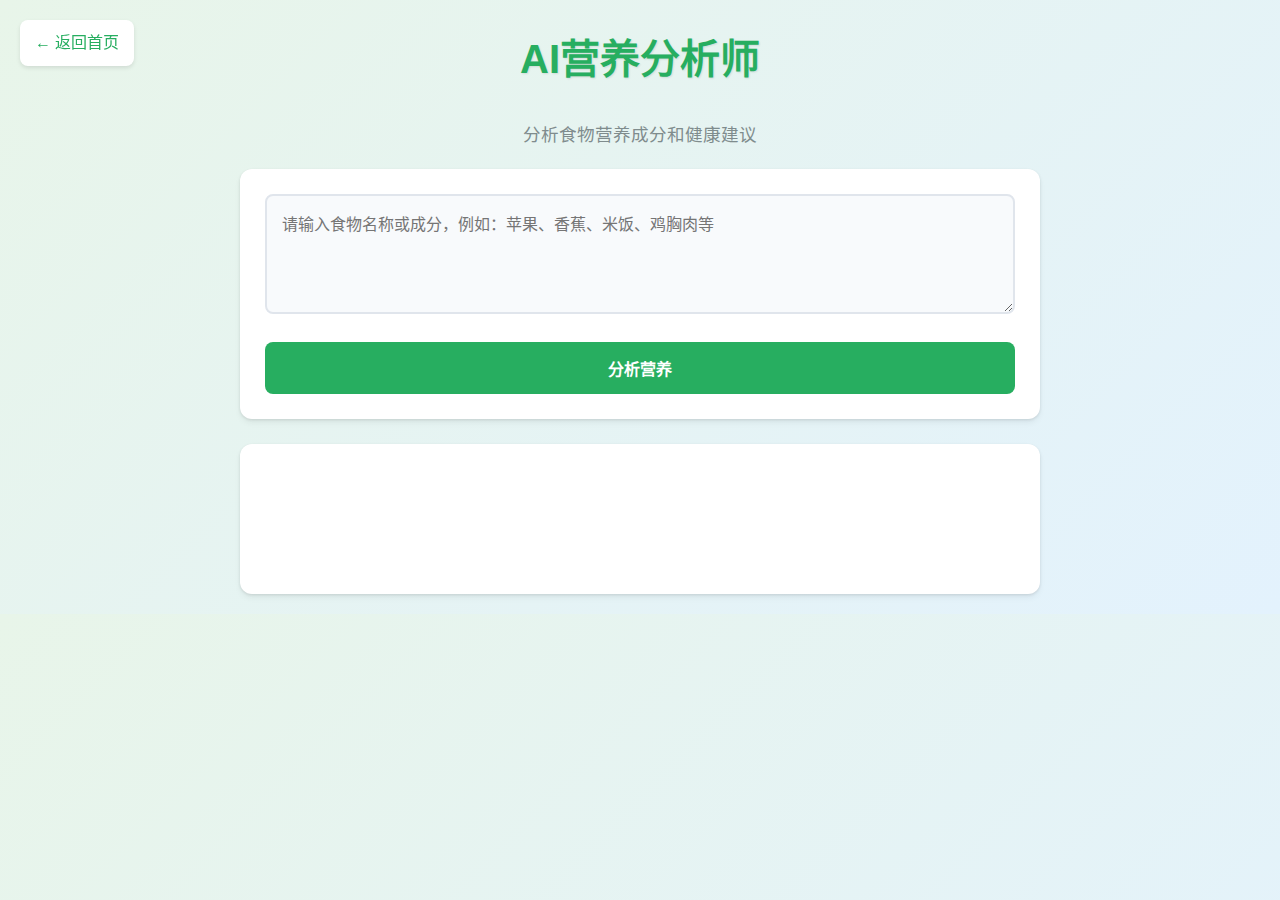
<file: tools/nutrition-analyst/index.html>
<!DOCTYPE html>
<html lang="zh-CN">
<head>
    <meta charset="UTF-8">
    <meta name="viewport" content="width=device-width, initial-scale=1.0">
    <title>AI营养分析师</title>
    <style>
        body {
            max-width: 800px;
            margin: 20px auto;
            padding: 0 20px;
            font-family: -apple-system, BlinkMacSystemFont, 'Segoe UI', Roboto, Oxygen, Ubuntu, Cantarell, sans-serif;
            background-color: #f5f7fa;
            background-image: linear-gradient(135deg, #e8f5e9 0%, #e3f2fd 100%);
            color: #2c3e50;
            line-height: 1.6;
        }
        h1 {
            text-align: center;
            color: #27ae60;
            margin-bottom: 30px;
            font-weight: 600;
            font-size: 2.5em;
            text-shadow: 1px 1px 2px rgba(0,0,0,0.1);
        }
        .input-container {
            background-color: white;
            padding: 25px;
            border-radius: 12px;
            box-shadow: 0 4px 6px rgba(0,0,0,0.05), 0 1px 3px rgba(0,0,0,0.1);
            margin-bottom: 25px;
            transition: transform 0.2s ease, box-shadow 0.2s ease;
        }
        .input-container:hover {
            transform: translateY(-2px);
            box-shadow: 0 6px 12px rgba(0,0,0,0.08), 0 2px 4px rgba(0,0,0,0.12);
        }
        textarea {
            width: 100%;
            padding: 15px;
            margin-bottom: 20px;
            border: 2px solid #e0e5ec;
            border-radius: 8px;
            font-size: 16px;
            resize: vertical;
            min-height: 120px;
            transition: border-color 0.3s ease, box-shadow 0.3s ease;
            background-color: #f8fafc;
            box-sizing: border-box;
        }
        textarea:focus {
            outline: none;
            border-color: #27ae60;
            box-shadow: 0 0 0 3px rgba(39, 174, 96, 0.2);
        }
        button {
            width: 100%;
            padding: 14px;
            background-color: #27ae60;
            color: white;
            border: none;
            border-radius: 8px;
            cursor: pointer;
            font-size: 16px;
            font-weight: 600;
            transition: all 0.3s ease;
            position: relative;
            overflow: hidden;
        }
        button:hover {
            background-color: #219a52;
            transform: translateY(-1px);
            box-shadow: 0 4px 8px rgba(0,0,0,0.1);
        }
        button:active {
            transform: translateY(0);
        }
        button:disabled {
            background-color: #bdc3c7;
            cursor: not-allowed;
            transform: none;
            box-shadow: none;
        }
        #result {
            background-color: white;
            padding: 25px;
            border-radius: 12px;
            box-shadow: 0 4px 6px rgba(0,0,0,0.05), 0 1px 3px rgba(0,0,0,0.1);
            min-height: 100px;
            transition: all 0.3s ease;
        }
        .loading {
            text-align: center;
            color: #7f8c8d;
            font-size: 1.1em;
            padding: 20px;
            animation: pulse 1.5s infinite;
        }
        @keyframes pulse {
            0% { opacity: 0.6; }
            50% { opacity: 1; }
            100% { opacity: 0.6; }
        }
        .error {
            color: #e74c3c;
            padding: 15px;
            border-radius: 8px;
            background-color: #fdf0ed;
            border-left: 4px solid #e74c3c;
            margin: 10px 0;
        }
        .nutrition-info {
            margin-top: 20px;
        }
        .nutrition-section {
            margin-bottom: 25px;
            padding: 20px;
            background-color: #f8f9fa;
            border-radius: 8px;
            border: 1px solid #e9ecef;
        }
        .nutrition-section h3 {
            color: #27ae60;
            margin-bottom: 15px;
            font-size: 1.2em;
        }
        .nutrition-item {
            display: flex;
            justify-content: space-between;
            padding: 8px 0;
            border-bottom: 1px solid #e9ecef;
        }
        .nutrition-item:last-child {
            border-bottom: none;
        }
        .nutrition-label {
            font-weight: 500;
            color: #555;
        }
        .nutrition-value {
            color: #27ae60;
            font-weight: 600;
        }
        .health-tips {
            background-color: #e8f5e9;
            padding: 20px;
            border-radius: 8px;
            margin-top: 20px;
            border-left: 4px solid #27ae60;
        }
        .health-tips h4 {
            color: #27ae60;
            margin-bottom: 10px;
        }
        .health-tips ul {
            list-style-type: disc;
            padding-left: 20px;
        }
        .health-tips li {
            margin-bottom: 8px;
            color: #333;
        }
        .back-link {
            position: fixed;
            top: 20px;
            left: 20px;
            background-color: white;
            padding: 10px 15px;
            border-radius: 8px;
            box-shadow: 0 2px 4px rgba(0,0,0,0.1);
            text-decoration: none;
            color: #27ae60;
            font-weight: 500;
            transition: all 0.3s ease;
        }
        .back-link:hover {
            background-color: #f7fbfe;
            transform: translateY(-2px);
        }
    </style>
</head>
<body>
    <a href="../../index.html" class="back-link">← 返回首页</a>
    <h1>AI营养分析师</h1>
    <p style="text-align: center; color: #7f8c8d; margin-bottom: 20px; font-size: 1.1em;">分析食物营养成分和健康建议</p>
    
    <div class="input-container">
        <textarea id="foodInput" placeholder="请输入食物名称或成分，例如：苹果、香蕉、米饭、鸡胸肉等"></textarea>
        <button onclick="analyzeNutrition()" id="analyzeBtn">分析营养</button>
    </div>
    
    <div id="result"></div>

    <script>
        async function analyzeNutrition() {
            const foodInput = document.getElementById('foodInput').value;
            const resultDiv = document.getElementById('result');
            const analyzeBtn = document.getElementById('analyzeBtn');
            
            if (!foodInput.trim()) {
                resultDiv.innerHTML = '<div class="error">请输入食物名称或成分</div>';
                return;
            }
            
            analyzeBtn.disabled = true;
            resultDiv.innerHTML = '<div class="loading">正在分析营养成分，请稍候...</div>';
            
            try {
                // 构建请求内容
                const prompt = `请为我分析以下食物的营养成分：${foodInput}。请包括：1. 基本营养成分（热量、蛋白质、脂肪、碳水化合物、膳食纤维、糖分等）2. 维生素和矿物质含量 3. 健康建议。请以结构化的方式回答，便于我在网页上显示。`;

                const response = await fetch('https://api.coze.cn/v3/chat', {
                    method: 'POST',
                    headers: {
                        'Authorization': 'Bearer pat_czCrM3HCXzMkHqvTx1oGLM40masX8cdfuZ7CfRKV15cWIpKp6FHZm3ekcFMzML04',
                        'Content-Type': 'application/json'
                    },
                    body: JSON.stringify({
                        bot_id: '7478584611401416743',
                        user_id: '123456789',
                        stream: true,
                        auto_save_history: true,
                        additional_messages: [
                            {
                                role: 'user',
                                content: prompt,
                                content_type: 'text'
                            }
                        ]
                    })
                });

                if (!response.ok) {
                    throw new Error(`HTTP error! status: ${response.status}`);
                }

                const reader = response.body.getReader();
                const decoder = new TextDecoder();
                let buffer = '';
                let fullContent = '';

                while (true) {
                    const {value, done} = await reader.read();
                    if (done) break;
                    
                    buffer += decoder.decode(value);
                    const events = buffer.split('\n\n');
                    buffer = events.pop() || '';

                    for (const event of events) {
                        if (!event.trim()) continue;
                        
                        const lines = event.split('\n');
                        const eventType = lines[0].slice(6);
                        const jsonData = lines[1].slice(5);

                        if (eventType === 'conversation.message.delta') {
                            try {
                                const data = JSON.parse(jsonData);
                                if (data.content) {
                                    fullContent += data.content;
                                    // 实时更新显示
                                    resultDiv.innerHTML = formatNutritionResult(fullContent);
                                }
                            } catch (e) {
                                console.error('JSON解析错误:', e);
                            }
                        }
                    }
                }

                // 最终处理结果
                resultDiv.innerHTML = formatNutritionResult(fullContent);
            } catch (error) {
                resultDiv.innerHTML = `<div class="error">错误: ${error.message}</div>`;
                console.error('Error:', error);
            } finally {
                analyzeBtn.disabled = false;
            }
        }
        
        function formatNutritionResult(content) {
            // 简单的格式化，实际应用中可能需要更复杂的解析
            return `
                <h3>营养分析结果</h3>
                <div class="nutrition-info">
                    <div class="nutrition-section">
                        <h3>分析结果</h3>
                        <div style="white-space: pre-wrap; line-height: 1.6;">${content}</div>
                    </div>
                    
                    <div class="health-tips">
                        <h4>健康建议</h4>
                        <p>以上分析基于AI模型生成，仅供参考。如有健康问题，请咨询专业医生。</p>
                    </div>
                </div>
            `;
        }
    </script>
</body>
</html>
</file>
<file: style.css>
:root {
    /* 现代科技感配色方案 */
    --primary: #0062ff;
    --primary-dark: #0047b3;
    --primary-light: #66a3ff;
    --secondary: #7928ca;
    --accent: #ff4500;
    --background: #0a0a12;
    --surface: #161625;
    --surface-light: #202036;
    --text-primary: #ffffff;
    --text-secondary: #a0a0b5;
    --text-muted: #6c6c85;
    --border: #333355;
    --success: #00ff88;
    --warning: #ffaa00;
    --error: #ff3d71;
    
    /* 字体 */
    --font-heading: 'Orbitron', monospace;
    --font-body: 'Rajdhani', sans-serif;
    --font-mono: 'Courier New', monospace;
    
    /* 间距 */
    --space-xs: 0.25rem;
    --space-sm: 0.5rem;
    --space-md: 1rem;
    --space-lg: 1.5rem;
    --space-xl: 2rem;
    --space-2xl: 3rem;
    --space-3xl: 4rem;
    
    /* 圆角 */
    --radius-sm: 4px;
    --radius-md: 8px;
    --radius-lg: 12px;
    --radius-xl: 16px;
    --radius-2xl: 24px;
    
    /* 阴影 */
    --shadow-sm: 0 1px 3px rgba(0, 0, 0, 0.3);
    --shadow-md: 0 4px 12px rgba(0, 0, 0, 0.4);
    --shadow-lg: 0 10px 25px rgba(0, 0, 0, 0.5);
    --shadow-xl: 0 20px 40px rgba(0, 0, 0, 0.6);
    
    /* 过渡 */
    --transition-fast: 0.2s ease;
    --transition-normal: 0.3s ease;
    --transition-slow: 0.5s ease;
}

* {
    margin: 0;
    padding: 0;
    box-sizing: border-box;
}

body {
    font-family: var(--font-body);
    line-height: 1.6;
    color: var(--text-primary);
    background-color: var(--background);
    background-image: 
        radial-gradient(circle at 25% 25%, rgba(0, 98, 255, 0.1) 0%, transparent 50%),
        radial-gradient(circle at 75% 75%, rgba(121, 40, 202, 0.1) 0%, transparent 50%);
    min-height: 100vh;
}

header {
    background: linear-gradient(135deg, var(--primary) 0%, var(--secondary) 100%);
    color: var(--text-primary);
    text-align: center;
    padding: var(--space-xl) var(--space-md);
    margin-bottom: var(--space-xl);
    border-radius: 0 0 var(--radius-2xl) var(--radius-2xl);
    box-shadow: 0 8px 32px rgba(0, 0, 0, 0.3);
    position: relative;
    overflow: hidden;
}

header::before {
    content: '';
    position: absolute;
    top: 0;
    left: 0;
    right: 0;
    bottom: 0;
    background: radial-gradient(circle at center, rgba(255, 255, 255, 0.1) 0%, transparent 70%);
    pointer-events: none;
}

header h1 {
    font-family: var(--font-heading);
    font-size: 2.8rem;
    margin-bottom: var(--space-sm);
    font-weight: 800;
    position: relative;
    z-index: 1;
    text-shadow: 0 2px 20px rgba(0, 98, 255, 0.5);
    letter-spacing: 2px;
}

header p {
    font-size: 1rem;
    opacity: 0.7;
    margin-bottom: var(--space-lg);
    position: relative;
    z-index: 1;
    color: rgba(255, 255, 255, 0.7);
}

.search-container {
    max-width: 500px;
    margin: 0 auto;
    display: flex;
    gap: var(--space-md);
    padding: 0 var(--space-md);
    position: relative;
    z-index: 1;
}

.search-container input {
    flex: 1;
    padding: var(--space-md) var(--space-lg);
    border: 2px solid rgba(255, 255, 255, 0.1);
    border-radius: var(--radius-lg);
    font-size: 16px;
    background-color: rgba(255, 255, 255, 0.05);
    color: var(--text-primary);
    backdrop-filter: blur(20px);
    transition: all var(--transition-normal);
}

.search-container input::placeholder {
    color: rgba(255, 255, 255, 0.5);
}

.search-container input:focus {
    outline: none;
    border-color: var(--primary-light);
    background-color: rgba(255, 255, 255, 0.1);
    box-shadow: 0 0 20px rgba(0, 98, 255, 0.3);
}

.search-container button {
    padding: var(--space-md) var(--space-xl);
    border: none;
    border-radius: var(--radius-lg);
    background: linear-gradient(135deg, var(--primary-light) 0%, var(--primary) 100%);
    color: var(--text-primary);
    font-size: 16px;
    font-weight: 600;
    cursor: pointer;
    transition: all var(--transition-normal);
    backdrop-filter: blur(10px);
    box-shadow: 0 4px 16px rgba(0, 98, 255, 0.3);
    position: relative;
    overflow: hidden;
}

.search-container button:hover {
    background: linear-gradient(135deg, var(--primary) 0%, var(--primary-dark) 100%);
    transform: translateY(-2px);
    box-shadow: 0 8px 24px rgba(0, 98, 255, 0.4);
}

.search-container button:active {
    transform: translateY(0) scale(0.98);
    box-shadow: 0 4px 12px rgba(0, 98, 255, 0.3);
}

.search-container button::before {
    content: '';
    position: absolute;
    top: 50%;
    left: 50%;
    width: 0;
    height: 0;
    background: rgba(255, 255, 255, 0.3);
    border-radius: 50%;
    transform: translate(-50%, -50%);
    transition: width 0.6s, height 0.6s;
}

.search-container button:active::before {
    width: 300px;
    height: 300px;
}

@media (max-width: 480px) {
    .search-container {
        flex-direction: column;
        padding: 0 10px;
    }
    
    .search-container input,
    .search-container button {
        width: 100%;
    }
}

/* 页面容器 */
.container {
    max-width: 1400px;
    margin: 0 auto;
    padding: 0 var(--space-lg);
}

main {
    padding: var(--space-lg) 0;
}

.tools-grid {
    display: grid;
    grid-template-columns: repeat(auto-fit, minmax(320px, 1fr));
    gap: var(--space-xl);
    margin-bottom: var(--space-3xl);
    position: relative;
}

.tool-card {
    background: var(--surface);
    border-radius: var(--radius-xl);
    padding: var(--space-xl);
    text-align: center;
    box-shadow: 0 8px 32px rgba(0, 0, 0, 0.2);
    transition: transform var(--transition-normal), box-shadow var(--transition-normal), border-color var(--transition-normal), background var(--transition-normal);
    cursor: pointer;
    border: 1px solid var(--border);
    position: relative;
    overflow: hidden;
    z-index: 1;
}



.tool-card::before {
    content: '';
    position: absolute;
    top: 0;
    left: 0;
    right: 0;
    height: 2px;
    background: linear-gradient(90deg, var(--primary), var(--secondary));
    transform: scaleX(0);
    transition: transform var(--transition-normal);
}

.tool-card:hover {
    transform: translateY(-5px);
    box-shadow: 0 12px 32px rgba(0, 0, 0, 0.3);
    border-color: var(--primary-light);
    background: var(--surface-light);
}

.tool-card:hover::before {
    transform: scaleX(1);
}

.tool-icon {
    font-size: 4rem;
    margin-bottom: var(--space-lg);
    display: block;
    transition: transform var(--transition-normal);
}

.tool-card:hover .tool-icon {
    transform: scale(1.1) rotate(5deg);
}

.tool-name {
    font-family: var(--font-heading);
    font-size: 1.6rem;
    font-weight: 700;
    margin-bottom: var(--space-sm);
    color: var(--text-primary);
    transition: color var(--transition-normal);
    letter-spacing: 1px;
}

.tool-card:hover .tool-name {
    color: var(--primary-light);
}

.tool-description {
    color: var(--text-secondary);
    margin-bottom: var(--space-lg);
    line-height: 1.6;
}

footer {
    background-color: var(--surface);
    color: var(--text-secondary);
    text-align: center;
    padding: var(--space-xl) var(--space-md);
    margin-top: var(--space-2xl);
    border-radius: var(--radius-2xl) var(--radius-2xl) 0 0;
    border-top: 1px solid var(--border);
}

footer p {
    opacity: 0.7;
}

.no-results {
    text-align: center;
    padding: var(--space-3xl) var(--space-xl);
    background-color: var(--surface);
    border-radius: var(--radius-xl);
    box-shadow: 0 8px 32px rgba(0, 0, 0, 0.2);
    grid-column: 1 / -1;
    border: 1px solid var(--border);
}

.no-results .tool-icon {
    font-size: 5rem;
    margin-bottom: var(--space-xl);
    color: var(--text-muted);
}

.no-results h3 {
    font-size: 1.8rem;
    margin-bottom: var(--space-sm);
    color: var(--text-primary);
}

.no-results p {
    color: var(--text-secondary);
    font-size: 1.1rem;
}

/* 粒子效果 */
.particle-canvas {
    position: fixed;
    top: 0;
    left: 0;
    width: 100%;
    height: 100%;
    z-index: -1;
    pointer-events: none;
}

/* 页面加载动画 */
@keyframes fadeIn {
    from {
        opacity: 0;
        transform: translateY(30px);
    }
    to {
        opacity: 1;
        transform: translateY(0);
    }
}

@keyframes pulse {
    0%, 100% {
        opacity: 1;
    }
    50% {
        opacity: 0.7;
    }
}

@keyframes glow {
    0%, 100% {
        box-shadow: 0 0 20px rgba(0, 98, 255, 0.3);
    }
    50% {
        box-shadow: 0 0 40px rgba(0, 98, 255, 0.6);
    }
}

/* 应用动画 */
header {
    animation: fadeIn 0.8s ease-out forwards;
}

header h1 {
    animation: fadeIn 1s ease-out 0.2s forwards;
    opacity: 0;
}

header p {
    animation: fadeIn 1s ease-out 0.4s forwards;
    opacity: 0;
}

.search-container {
    animation: fadeIn 1s ease-out 0.6s forwards;
    opacity: 0;
}

/* 工具卡片交错动画 */
.tool-card {
    animation: fadeIn 0.8s ease-out forwards;
    opacity: 0;
}

.tool-card:nth-child(1) { animation-delay: 0.2s; }
.tool-card:nth-child(2) { animation-delay: 0.4s; }
.tool-card:nth-child(3) { animation-delay: 0.6s; }
.tool-card:nth-child(4) { animation-delay: 0.8s; }
.tool-card:nth-child(5) { animation-delay: 1s; }

/* 响应式设计 */
@media (max-width: 768px) {
    .container {
        padding: 0 var(--space-md);
    }
    
    .tools-grid {
        grid-template-columns: repeat(auto-fit, minmax(280px, 1fr));
        gap: var(--space-lg);
    }
    
    header h1 {
        font-size: 2.5rem;
    }
}

@media (max-width: 480px) {
    .container {
        padding: 0 var(--space-sm);
    }
    
    .tools-grid {
        grid-template-columns: 1fr;
        gap: var(--space-lg);
    }
    
    header {
        padding: var(--space-xl) var(--space-md);
    }
    
    header h1 {
        font-size: 2rem;
        letter-spacing: 1px;
    }
    
    .tool-card {
        padding: var(--space-lg);
    }
    
    .tool-icon {
        font-size: 3rem;
    }
    
    .tool-name {
        font-size: 1.4rem;
    }
}
</file>
<file: tools/2048/style.css>
* {
    box-sizing: border-box;
    margin: 0;
    padding: 0;
}

body {
    font-family: Arial, Helvetica, sans-serif;
    background-color: #faf8ef;
    color: #776e65;
    padding: 20px;
}

.back-link {
    position: fixed;
    top: 20px;
    left: 20px;
    background-color: #8f7a66;
    color: white;
    padding: 10px 15px;
    border-radius: 3px;
    text-decoration: none;
    font-weight: bold;
    font-size: 16px;
    transition: all 0.3s ease;
    z-index: 100;
}

.back-link:hover {
    background-color: #9f8b77;
    transform: translateY(-2px);
}

@media (max-width: 520px) {
    .back-link {
        top: 10px;
        left: 10px;
        padding: 8px 12px;
        font-size: 14px;
    }
}

.container {
    max-width: 500px;
    margin: 0 auto;
}

header {
    display: flex;
    justify-content: space-between;
    align-items: center;
    margin-bottom: 20px;
}

h1 {
    font-size: 80px;
    font-weight: bold;
    color: #776e65;
}

.scores-container {
    display: flex;
    gap: 10px;
}

.score-box {
    background-color: #bbada0;
    color: white;
    padding: 10px 20px;
    border-radius: 3px;
    text-align: center;
    min-width: 100px;
}

.score-label {
    font-size: 14px;
    text-transform: uppercase;
}

.score-value {
    font-size: 24px;
    font-weight: bold;
}

.game-intro {
    margin-bottom: 20px;
}

.game-intro p {
    font-size: 18px;
}

.game-container {
    position: relative;
    width: 460px;
    height: 460px;
    margin: 0 auto 20px;
}

.grid-container {
    position: absolute;
    top: 0;
    left: 0;
    width: 100%;
    height: 100%;
    background-color: #bbada0;
    border-radius: 6px;
    padding: 15px;
    display: flex;
    flex-direction: column;
    gap: 15px;
}

.grid-row {
    display: flex;
    gap: 15px;
    flex: 1;
}

.grid-cell {
    flex: 1;
    background-color: #cdc1b4;
    border-radius: 3px;
}

.tile-container {
    position: absolute;
    top: 0;
    left: 0;
    width: 100%;
    height: 100%;
    padding: 15px;
}

.tile {
    position: absolute;
    width: 96.25px;
    height: 96.25px;
    border-radius: 3px;
    font-size: 40px;
    font-weight: bold;
    display: flex;
    justify-content: center;
    align-items: center;
    transition: all 0.15s ease;
    animation: appear 0.2s ease;
}

@keyframes appear {
    0% {
        opacity: 0;
        transform: scale(0.8);
    }
    100% {
        opacity: 1;
        transform: scale(1);
    }
}

.tile-2 {
    background-color: #eee4da;
    color: #776e65;
}

.tile-4 {
    background-color: #ede0c8;
    color: #776e65;
}

.tile-8 {
    background-color: #f2b179;
    color: #f9f6f2;
}

.tile-16 {
    background-color: #f59563;
    color: #f9f6f2;
}

.tile-32 {
    background-color: #f67c5f;
    color: #f9f6f2;
}

.tile-64 {
    background-color: #f65e3b;
    color: #f9f6f2;
}

.tile-128 {
    background-color: #edcf72;
    color: #f9f6f2;
    font-size: 35px;
    box-shadow: 0 0 30px 10px rgba(243, 215, 116, 0.31746), inset 0 0 0 1px rgba(255, 255, 255, 0.19048);
}

.tile-256 {
    background-color: #edcc61;
    color: #f9f6f2;
    font-size: 35px;
    box-shadow: 0 0 30px 10px rgba(243, 215, 116, 0.39683), inset 0 0 0 1px rgba(255, 255, 255, 0.2381);
}

.tile-512 {
    background-color: #edc850;
    color: #f9f6f2;
    font-size: 35px;
    box-shadow: 0 0 30px 10px rgba(243, 215, 116, 0.47619), inset 0 0 0 1px rgba(255, 255, 255, 0.28571);
}

.tile-1024 {
    background-color: #edc53f;
    color: #f9f6f2;
    font-size: 30px;
    box-shadow: 0 0 30px 10px rgba(243, 215, 116, 0.55556), inset 0 0 0 1px rgba(255, 255, 255, 0.33333);
}

.tile-2048 {
    background-color: #edc22e;
    color: #f9f6f2;
    font-size: 30px;
    box-shadow: 0 0 30px 10px rgba(243, 215, 116, 0.63492), inset 0 0 0 1px rgba(255, 255, 255, 0.38095);
}

.game-message {
    position: absolute;
    top: 0;
    left: 0;
    right: 0;
    bottom: 0;
    background-color: rgba(238, 228, 218, 0.73);
    display: flex;
    flex-direction: column;
    justify-content: center;
    align-items: center;
    z-index: 10;
    opacity: 0;
    pointer-events: none;
    transition: opacity 0.3s ease;
}

.game-message.show {
    opacity: 1;
    pointer-events: auto;
}

.game-message p {
    font-size: 60px;
    font-weight: bold;
    margin-bottom: 20px;
    color: #776e65;
}

.retry-button,
.restart-button {
    background-color: #8f7a66;
    color: white;
    border: none;
    border-radius: 3px;
    padding: 10px 20px;
    font-size: 18px;
    font-weight: bold;
    cursor: pointer;
    transition: background-color 0.3s ease;
}

.retry-button:hover,
.restart-button:hover {
    background-color: #9f8b77;
}

.game-controls {
    text-align: center;
}

/* 响应式设计 */
@media (max-width: 520px) {
    .container {
        padding: 10px;
    }
    
    h1 {
        font-size: 60px;
    }
    
    .game-container {
        width: 300px;
        height: 300px;
    }
    
    .grid-container {
        padding: 10px;
        gap: 10px;
    }
    
    .grid-row {
        gap: 10px;
    }
    
    .tile-container {
        padding: 10px;
    }
    
    .tile {
        width: 62.5px;
        height: 62.5px;
        font-size: 25px;
    }
    
    .tile-128,
    .tile-256,
    .tile-512 {
        font-size: 20px;
    }
    
    .tile-1024,
    .tile-2048 {
        font-size: 15px;
    }
}
</file>
